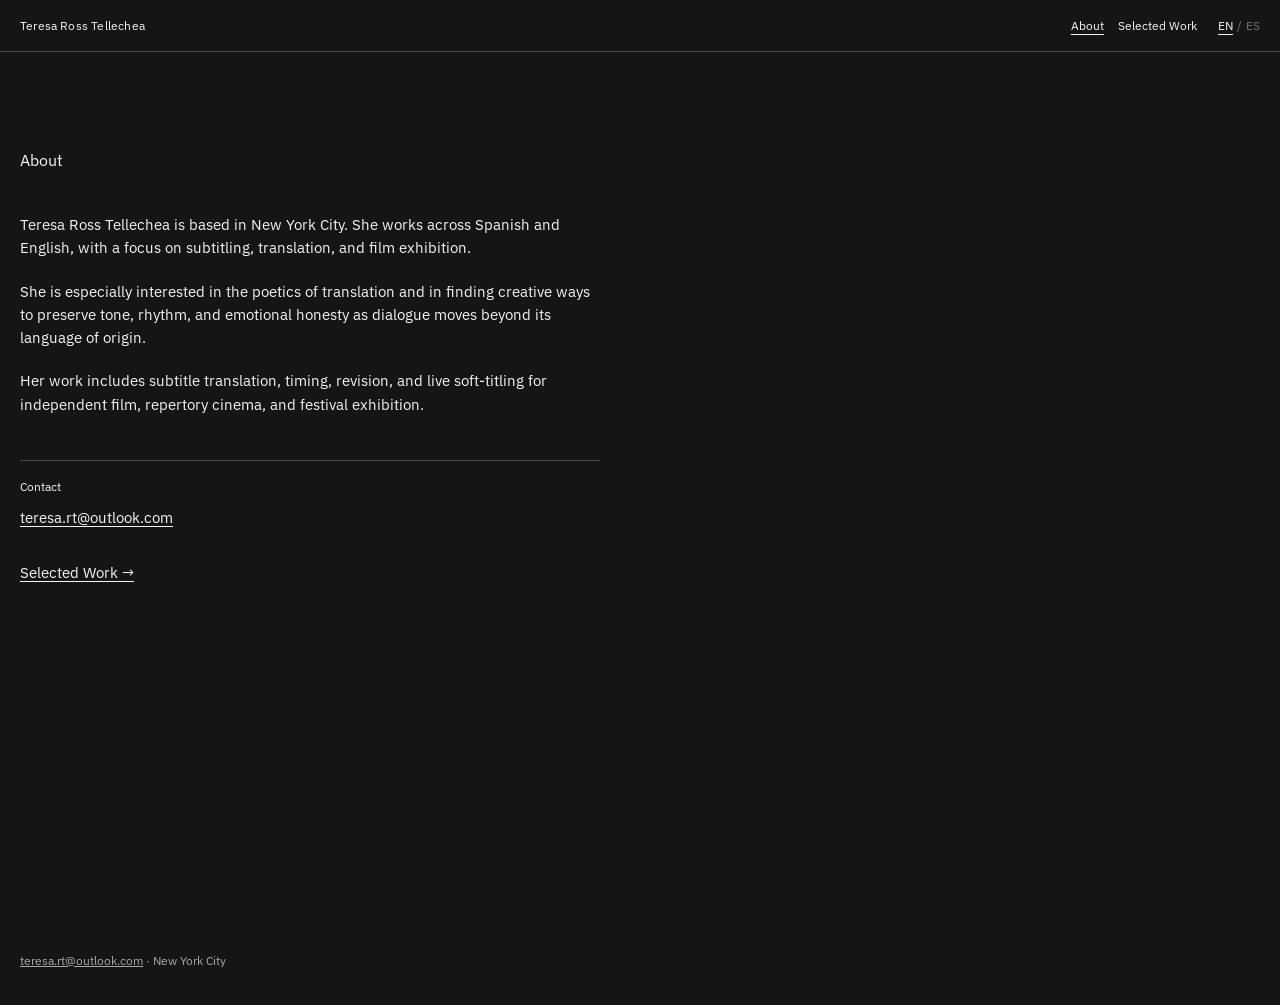
<file: index.html>
<!DOCTYPE html>
<html lang="en">
<head>
  <meta charset="UTF-8">
  <meta name="viewport" content="width=device-width, initial-scale=1.0">
  <title>Teresa Ross Tellechea</title>
  <link rel="preconnect" href="https://fonts.googleapis.com">
  <link rel="preconnect" href="https://fonts.gstatic.com" crossorigin>
  <link href="https://fonts.googleapis.com/css2?family=IBM+Plex+Sans:ital,wght@0,300;0,400;0,500;1,400&display=swap" rel="stylesheet">
  <link rel="stylesheet" href="style.css">
  <link rel="icon" type="image/x-icon" href="./favicon.ico?v=4">
  <link rel="icon" type="image/png" sizes="32x32" href="./favicon-32x32.png">
  <link rel="icon" type="image/png" sizes="16x16" href="./favicon-16x16.png">
  <link rel="apple-touch-icon" href="./apple-touch-icon.png">
  <link rel="manifest" href="./site.webmanifest">
</head>
<body>
  <header class="site-header">
    <a class="site-title" href="index.html">Teresa Ross Tellechea</a>
    <div class="header-controls">
      <nav aria-label="Primary navigation">
        <a href="index.html" aria-current="page" data-i18n="navAbout">About</a>
        <a href="projects.html" data-i18n="navWork">Selected Work</a>
      </nav>

      <div class="language-switcher" aria-label="Language">
        <button type="button" class="language-button is-active" data-language="en"
                aria-pressed="true">EN</button>
        <span aria-hidden="true">/</span>
        <button type="button" class="language-button" data-language="es"
                aria-pressed="false">ES</button>
      </div>
    </div>
  </header>

  <main>
    <section class="minimal-page">
      <div class="minimal-block">
        <h1 data-i18n="aboutHeading">About</h1>

        <p data-i18n="aboutP1">
          Teresa Ross Tellechea is based in New York City. She works across
          Spanish and English, with a focus on subtitling, translation, and
          film exhibition.
        </p>

        <p data-i18n="aboutP2">
          She is especially interested in the poetics of translation and in
          finding creative ways to preserve tone, rhythm, and emotional honesty
          as dialogue moves beyond its language of origin.
        </p>

        <p data-i18n="aboutP3">
          Her work includes subtitle translation, timing, revision, and live
          soft-titling for independent film, repertory cinema, and festival exhibition.
        </p>

        <div class="contact-block">
          <h2 data-i18n="contactHeading">Contact</h2>
          <p>
            <a href="mailto:teresa.rt@outlook.com">teresa.rt@outlook.com</a>
          </p>
        </div>

        <p>
          <a class="text-link" href="projects.html" data-i18n="aboutWorkLink">Selected Work →</a>
        </p>
      </div>
    </section>
  </main>

  <footer>
    <p>
      <a href="mailto:teresa.rt@outlook.com">teresa.rt@outlook.com</a>
      · <span data-i18n="location">New York City</span>
    </p>
  </footer>
  <script src="script.js"></script>
</body>
</html>
</file>
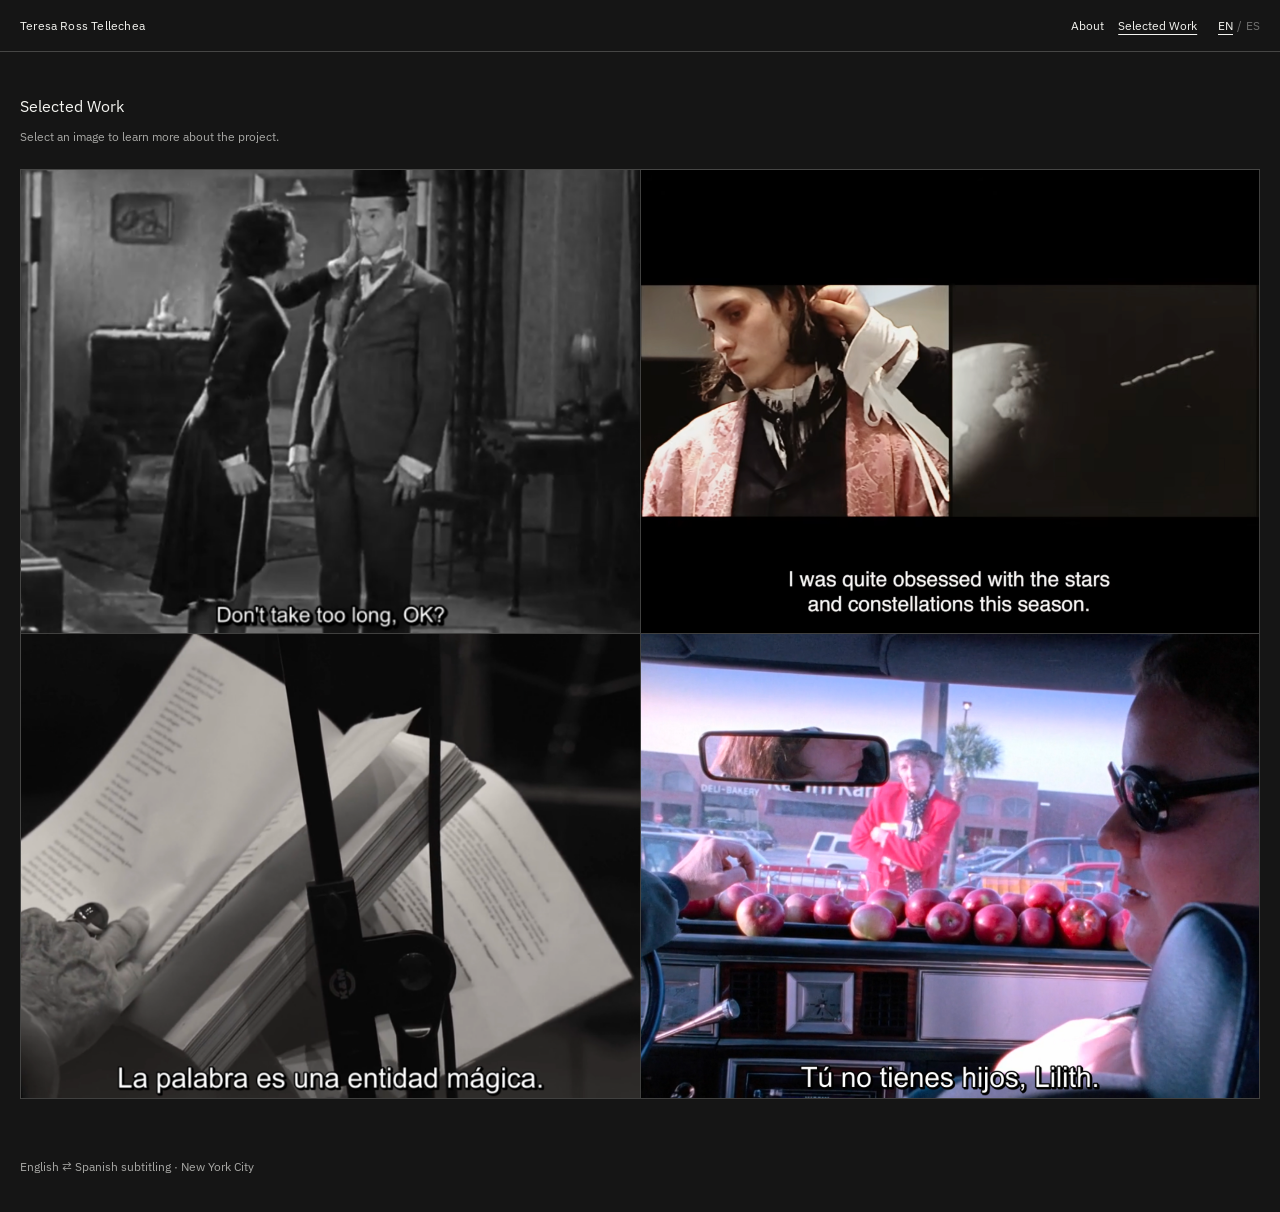
<file: projects.html>
<!DOCTYPE html>
<html lang="en">
<head>
  <meta charset="UTF-8">
  <meta name="viewport" content="width=device-width, initial-scale=1.0">
  <title>Projects — Teresa Ross Tellechea</title>
  <link rel="preconnect" href="https://fonts.googleapis.com">
  <link rel="preconnect" href="https://fonts.gstatic.com" crossorigin>
  <link href="https://fonts.googleapis.com/css2?family=IBM+Plex+Sans:ital,wght@0,300;0,400;0,500;1,400&display=swap" rel="stylesheet">
  <link rel="stylesheet" href="style.css">
  <link rel="icon" type="image/x-icon" href="./favicon.ico?v=4">
  <link rel="icon" type="image/png" sizes="32x32" href="./favicon-32x32.png">
  <link rel="icon" type="image/png" sizes="16x16" href="./favicon-16x16.png">
  <link rel="apple-touch-icon" href="./apple-touch-icon.png">
  <link rel="manifest" href="./site.webmanifest">
</head>
<body>
  <header class="site-header">
    <a class="site-title" href="index.html">Teresa Ross Tellechea</a>
    <div class="header-controls">
      <nav aria-label="Primary navigation">
        <a href="index.html" data-i18n="navAbout">About</a>
        <a href="projects.html" aria-current="page" data-i18n="navWork">Selected Work</a>
      </nav>

      <div class="language-switcher" aria-label="Language">
        <button type="button" class="language-button is-active" data-language="en"
                aria-pressed="true">EN</button>
        <span aria-hidden="true">/</span>
        <button type="button" class="language-button" data-language="es"
                aria-pressed="false">ES</button>
      </div>
    </div>
  </header>

  <main>
    <section class="projects-intro minimal-projects-intro">
      <h1 data-i18n="workHeading">Selected Work</h1>
      <p data-i18n="workInstruction">Select an image to learn more about the project.</p>
      
    </section>

    <section class="project-grid" aria-label="Selected subtitle projects">

      <article class="project-card">
        <button class="project-toggle" type="button" aria-expanded="false">
          <span class="project-image project-image-1" role="img"
                aria-label="Still from a Spanish-language Laurel and Hardy short"></span>
          
          <span class="project-description">
<span class="project-title" data-i18n="lhTitle">Laurel &amp; Hardy</span>
            <span class="project-meta" data-i18n="lhMeta">Film Forum · 2026</span>
            <span class="project-role" data-i18n="lhRole">Spanish → English · Subtitle translation and live soft-titling</span>
            <span class="project-copy" data-i18n="lhCopy">
              Prepared English subtitles for select screenings of rarely shown
              Spanish-language Laurel &amp; Hardy shorts during Film Forum's
              Laurel &amp; Hardy festival. The work included translating dialogue,
              adapting songs and period humor, preparing the subtitles for
              Subtival, and manually advancing them from the booth during projection.
            </span>
            <a class="project-link"
               href="https://filmforum.org/film/politiquerias-laurel-hardy"
               target="_blank" rel="noopener" data-i18n="learnMore">Learn more →</a>
            <span class="project-close" data-i18n="backToImage">back to image</span>
          </span>
        </button>
      </article>

      <article class="project-card">
        <button class="project-toggle" type="button" aria-expanded="false">
          <span class="project-image project-image-2" role="img"
                aria-label="Still from Ann Demeulemeester Spring Summer 2026 behind the scenes film"></span>
          
          <span class="project-description">
<span class="project-title" data-i18n="annTitle">Ann Demeulemeester Spring / Summer 2026 BTS</span>
            <span class="project-meta" data-i18n="annMeta">Silken Weinberg · 2026 · 8 min</span>
            <span class="project-role" data-i18n="annRole">English subtitles · Translation editing and timing</span>
            <span class="project-copy" data-i18n="annCopy">
              Created English captions for a behind-the-scenes film documenting
              the development of a fashion collection. The captions were carefully
              timed and edited to support comprehension while remaining visually
              unobtrusive and aligned with the film's pacing and aesthetic.
            </span>
            <a class="project-link"
               href="https://www.youtube.com/watch?v=oNmz93XrPeE&t=122s"
               target="_blank" rel="noopener" data-i18n="learnMore">Learn more →</a>
            <span class="project-close" data-i18n="backToImage">back to image</span>
          </span>
        </button>
      </article>

      <article class="project-card">
        <button class="project-toggle" type="button" aria-expanded="false">
          <span class="project-image project-image-3" role="img"
                aria-label="Still from Outrider"></span>
          
          <span class="project-description">
<span class="project-title"><em data-i18n="outriderTitle">Outrider</em></span>
            <span class="project-meta" data-i18n="outriderMeta">Alystyre Julian · 2025 · 101 min</span>
            <span class="project-role" data-i18n="outriderRole">English → Spanish · Subtitle translation and timing</span>
            <span class="project-copy" data-i18n="outriderCopy">
              Created Spanish subtitles from scratch for an independent feature
              composed largely of spoken-word poetry, including translation,
              timing, line breaks, and quality control. Although an AI-generated
              draft was provided, the poetic language and non-standard dialogue
              structure required a complete rebuild. Cultural references and
              poetic phrasing were adapted while preserving tone and rhythm.
            </span>
            <a class="project-link"
               href="https://www.outriderfilm.com"
               target="_blank" rel="noopener" data-i18n="learnMore">Learn more →</a>
            <span class="project-close" data-i18n="backToImage">back to image</span>
          </span>
        </button>
      </article>

      <article class="project-card">
        <button class="project-toggle" type="button" aria-expanded="false">
          <span class="project-image project-image-4" role="img"
                aria-label="Still from A Biography of Lilith"></span>
          
          <span class="project-description">
<span class="project-title"><em data-i18n="lilithTitle">A Biography of Lilith</em></span>
            <span class="project-meta" data-i18n="lilithMeta">Lynne Sachs · 1997 · 35 min</span>
            <span class="project-role" data-i18n="lilithRole">English → Spanish · Subtitle revision</span>
            <span class="project-copy" data-i18n="lilithCopy">
              Revised and corrected Spanish subtitles for the film's 4K
              restoration, which screened at the Ambulante Documentary Film
              Festival in Mexico City in April 2024. The work involved refining
              translation accuracy, improving linguistic consistency, and
              adapting subtitles for clarity and readability in a festival
              exhibition context.
            </span>
            <a class="project-link"
               href="http://www.lynnesachs.com/1997/06/15/a-biography-of-lilith/"
               target="_blank" rel="noopener" data-i18n="learnMore">Learn more →</a>
            <span class="project-close" data-i18n="backToImage">back to image</span>
          </span>
        </button>
      </article>

    </section>
  </main>

  <footer>
    <p><span data-i18n="footerService">English ⇄ Spanish subtitling</span> · <span data-i18n="location">New York City</span></p>
  </footer>

  <script src="script.js"></script>
</body>
</html>
</file>
<file: style.css>
* { box-sizing: border-box; }
:root { --background:#151515; --panel:#171717; --panel-deep:#0d0d0d; --text:#f4f4f0; --muted:rgba(244,244,240,.66); --subtle:rgba(244,244,240,.42); --line:rgba(244,244,240,.22); }
html { scroll-behavior:smooth; }
body { margin:0; background:var(--background); color:var(--text); font-family:"IBM Plex Sans",Helvetica,Arial,sans-serif; font-size:15px; line-height:1.55; }
html,body,body * { cursor:url("images/popcorn-pixel-cursor.png") 10 10, auto; }
a { color:inherit; }
.site-header { display:flex; justify-content:space-between; align-items:center; gap:2rem; padding:1rem 1.25rem; border-bottom:1px solid var(--line); }
.site-header a { text-decoration:none; }
.site-title, nav a { font-size:.78rem; }
.site-title { letter-spacing:.015em; }
nav { display:flex; gap:.9rem; }
nav a:hover, nav a:focus-visible, nav a[aria-current="page"] { text-decoration:underline; text-underline-offset:.22rem; }
main { padding:0 1.25rem; }
.minimal-page { min-height:calc(100vh - 60px); padding:6rem 0 4rem; }
.minimal-block { max-width:580px; }
h1 { margin:0 0 2.5rem; font-size:1rem; font-weight:400; }
.minimal-block p { margin:0 0 1.25rem; }
.text-link { text-underline-offset:.2rem; }
.contact-block { margin:2.75rem 0 2rem; padding-top:1rem; border-top:1px solid var(--line); }
.contact-block h2 { margin:0 0 .6rem; font-size:.78rem; font-weight:400; }
.contact-block p { margin:0; }
.contact-block a { text-underline-offset:.2rem; }
.projects-intro { padding:2.6rem 0 1.4rem; }
.minimal-projects-intro h1 { margin-bottom:.55rem; }
.projects-intro p { margin:0; color:var(--muted); font-size:.75rem; }
.project-grid { display:grid; grid-template-columns:repeat(2,minmax(0,1fr)); border-top:1px solid var(--line); border-left:1px solid var(--line); }
.project-card { min-width:0; aspect-ratio:4/3; overflow:hidden; border-right:1px solid var(--line); border-bottom:1px solid var(--line); background:var(--panel-deep); }
.project-toggle { position:relative; display:block; width:100%; height:100%; padding:0; overflow:hidden; border:0; background:transparent; color:inherit; font:inherit; text-align:left; }
.project-image,.project-description { position:absolute; inset:0; transition:opacity 200ms ease; }
.project-image { display:block; background-position:center; background-size:cover; opacity:1; }
.project-image-1 { background-image:url("images/laurel-hardy.png"); }
.project-image-2 { background-image:url("images/ann-demeulemeester.png"); }
.project-image-3 { background-image:url("images/outrider.png"); }
.project-image-4 { background-image:url("images/lilith.png"); }
.project-toggle:hover .project-image { opacity:.9; }
.project-description { display:flex; flex-direction:column; align-items:flex-start; padding:clamp(1.35rem,3vw,2.35rem); overflow-y:auto; background:var(--panel); color:var(--text); text-align:left; opacity:0; pointer-events:none; }
.project-title { display:block; margin:0 0 .45rem; max-width:100%; font-size:clamp(1.2rem,2vw,1.55rem); font-weight:500; line-height:1.2; }
.project-title em { font-style:italic; font-weight:400; }
.project-meta { display:block; margin-bottom:.18rem; color:var(--muted); font-size:.79rem; line-height:1.45; }
.project-role { display:block; margin-bottom:1.2rem; color:var(--subtle); font-size:.79rem; line-height:1.45; }
.project-copy { display:block; max-width:38rem; font-size:clamp(.84rem,1vw,.96rem); line-height:1.68; }
.project-link { position:relative; z-index:2; display:inline-block; width:fit-content; margin-top:auto; padding-top:1.4rem; color:var(--muted); font-size:.78rem; text-decoration:none; border-bottom:1px solid transparent; }
.project-link:hover,.project-link:focus-visible { color:var(--text); border-bottom-color:currentColor; }
.project-close { display:block; margin-top:.8rem; color:var(--subtle); font-size:.7rem; }
.project-card.is-open .project-image { opacity:0; }
.project-card.is-open .project-description { opacity:1; pointer-events:auto; }
.project-toggle:focus-visible { outline:2px solid var(--text); outline-offset:-4px; }
footer { padding:3rem 1.25rem 1.5rem; color:var(--muted); font-size:.72rem; }
@media (max-width:760px) { .site-header{align-items:flex-start;flex-direction:column;gap:.5rem;padding:.9rem 1rem;} main{padding:0 1rem;} .minimal-page{min-height:auto;padding:4rem 0 3rem;} .projects-intro{padding:2.25rem 0 1.25rem;} .project-grid{grid-template-columns:1fr;} .project-card{aspect-ratio:5/4;} .project-description{padding:1.35rem;} footer{padding:2.5rem 1rem 1.25rem;} }
@media (prefers-reduced-motion:reduce) { *,*::before,*::after { scroll-behavior:auto !important; transition-duration:.01ms !important; } }


/* ---------- Language switcher ---------- */

.header-controls {
  display: flex;
  align-items: center;
  gap: 1.3rem;
}

.language-switcher {
  display: flex;
  align-items: center;
  gap: 0.25rem;
  color: var(--subtle);
  font-size: 0.72rem;
}

.language-button {
  padding: 0;
  border: 0;
  background: transparent;
  color: var(--subtle);
  font: inherit;
}

.language-button:hover,
.language-button:focus-visible,
.language-button.is-active {
  color: var(--text);
}

.language-button.is-active {
  text-decoration: underline;
  text-underline-offset: 0.22rem;
}

@media (max-width: 760px) {
  .header-controls {
    width: 100%;
    justify-content: space-between;
    gap: 1rem;
  }
}
</file>
